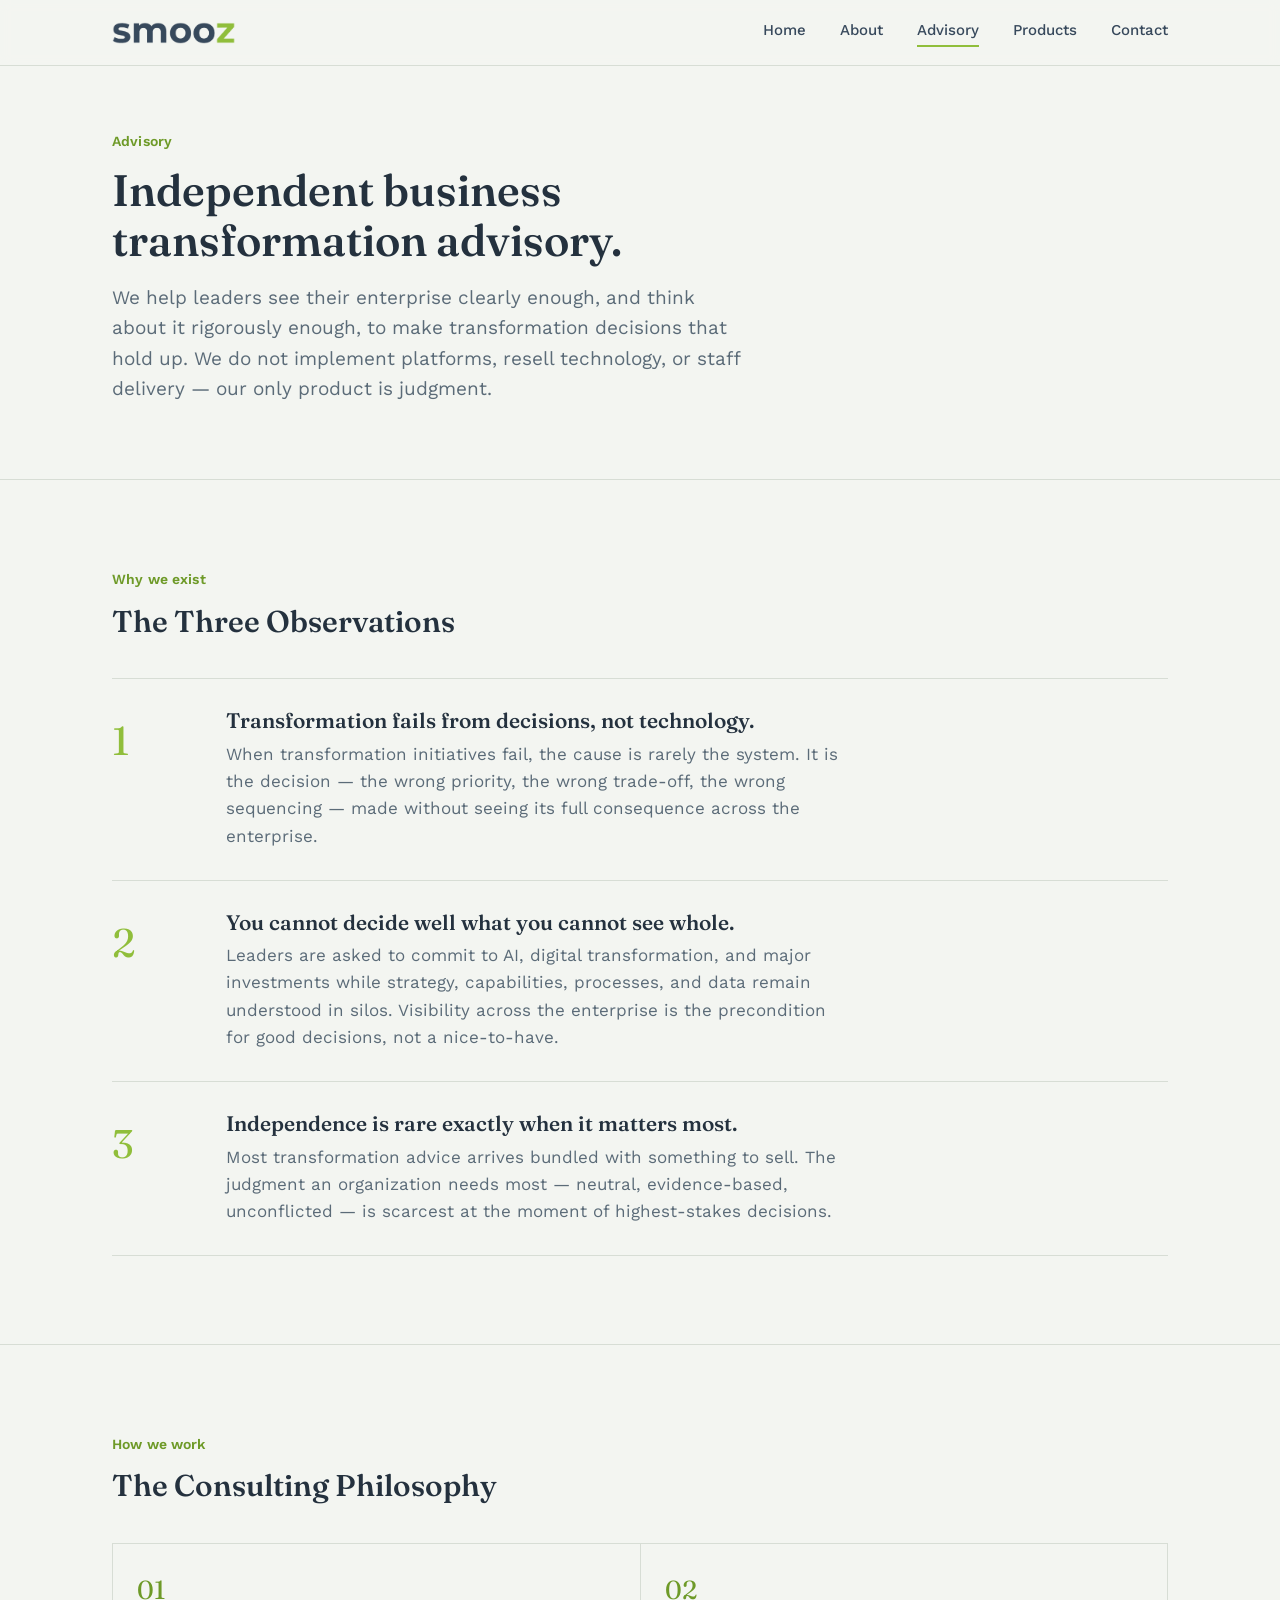
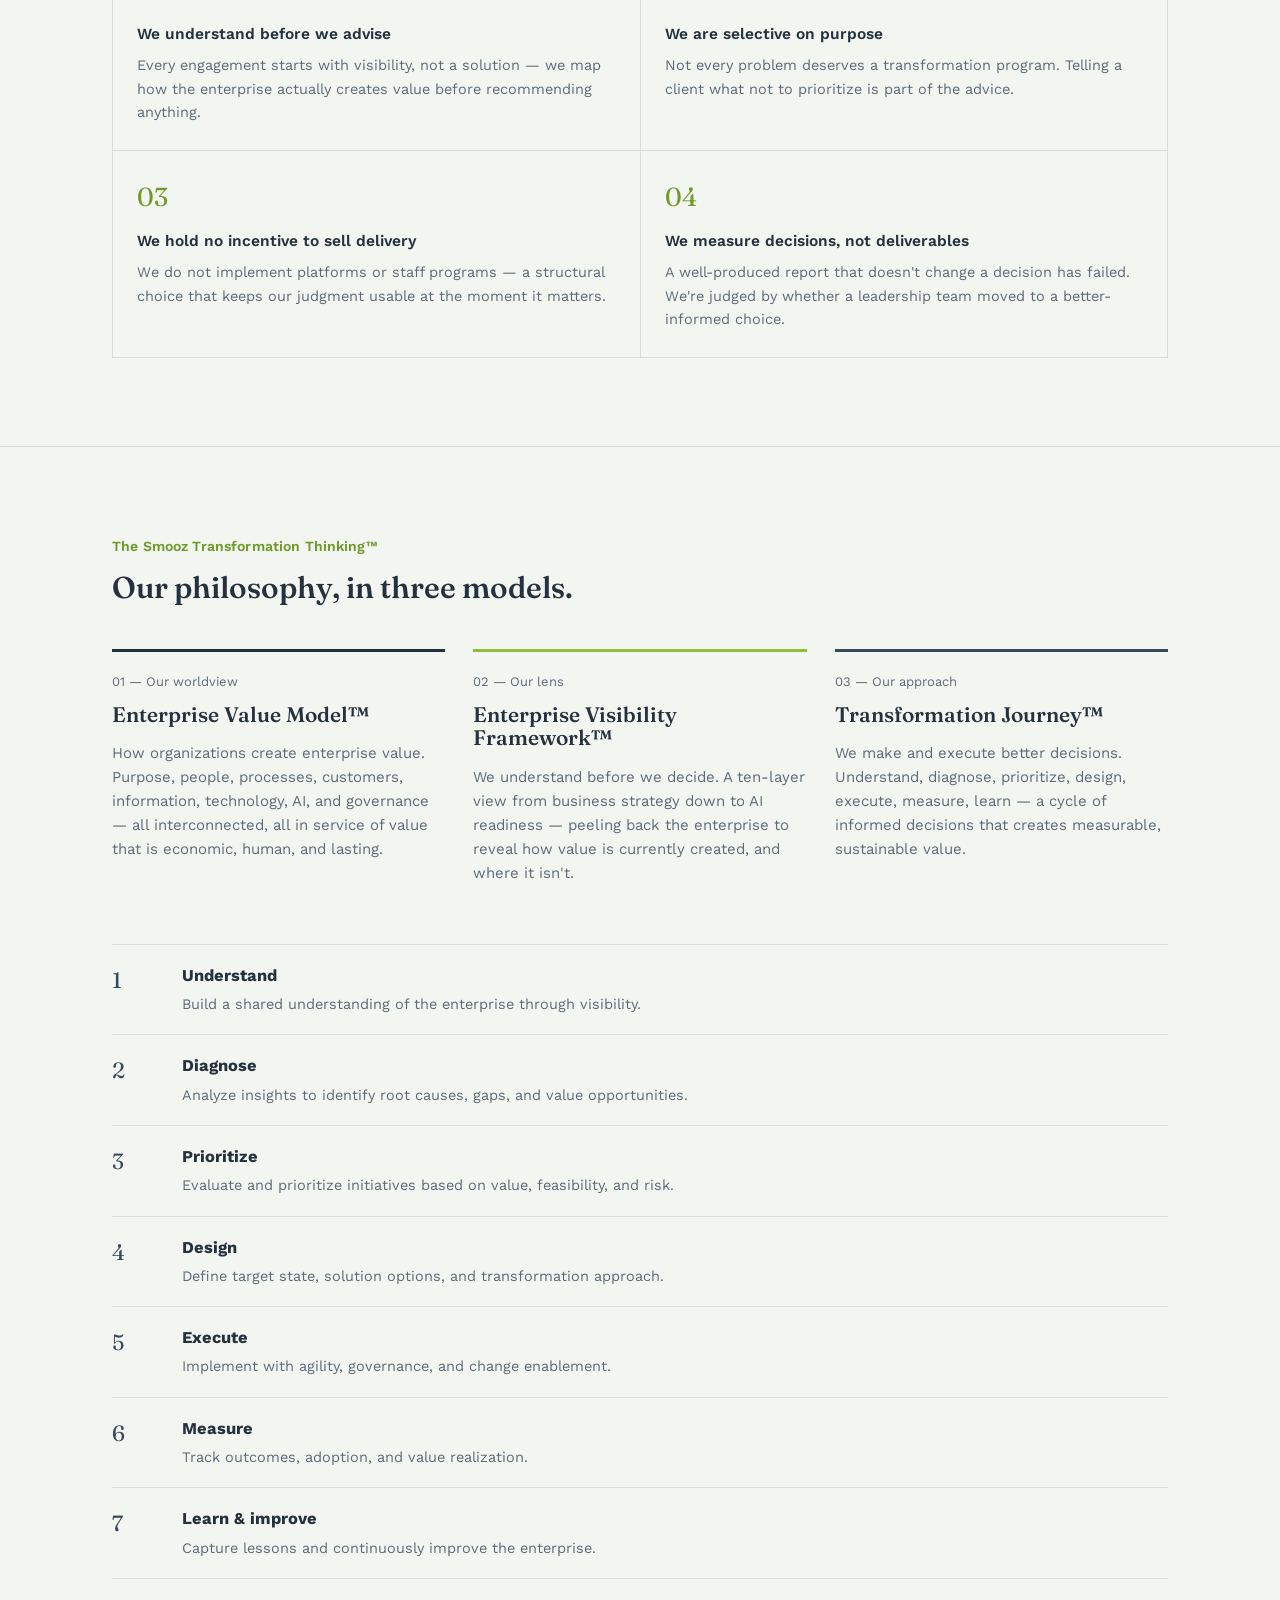
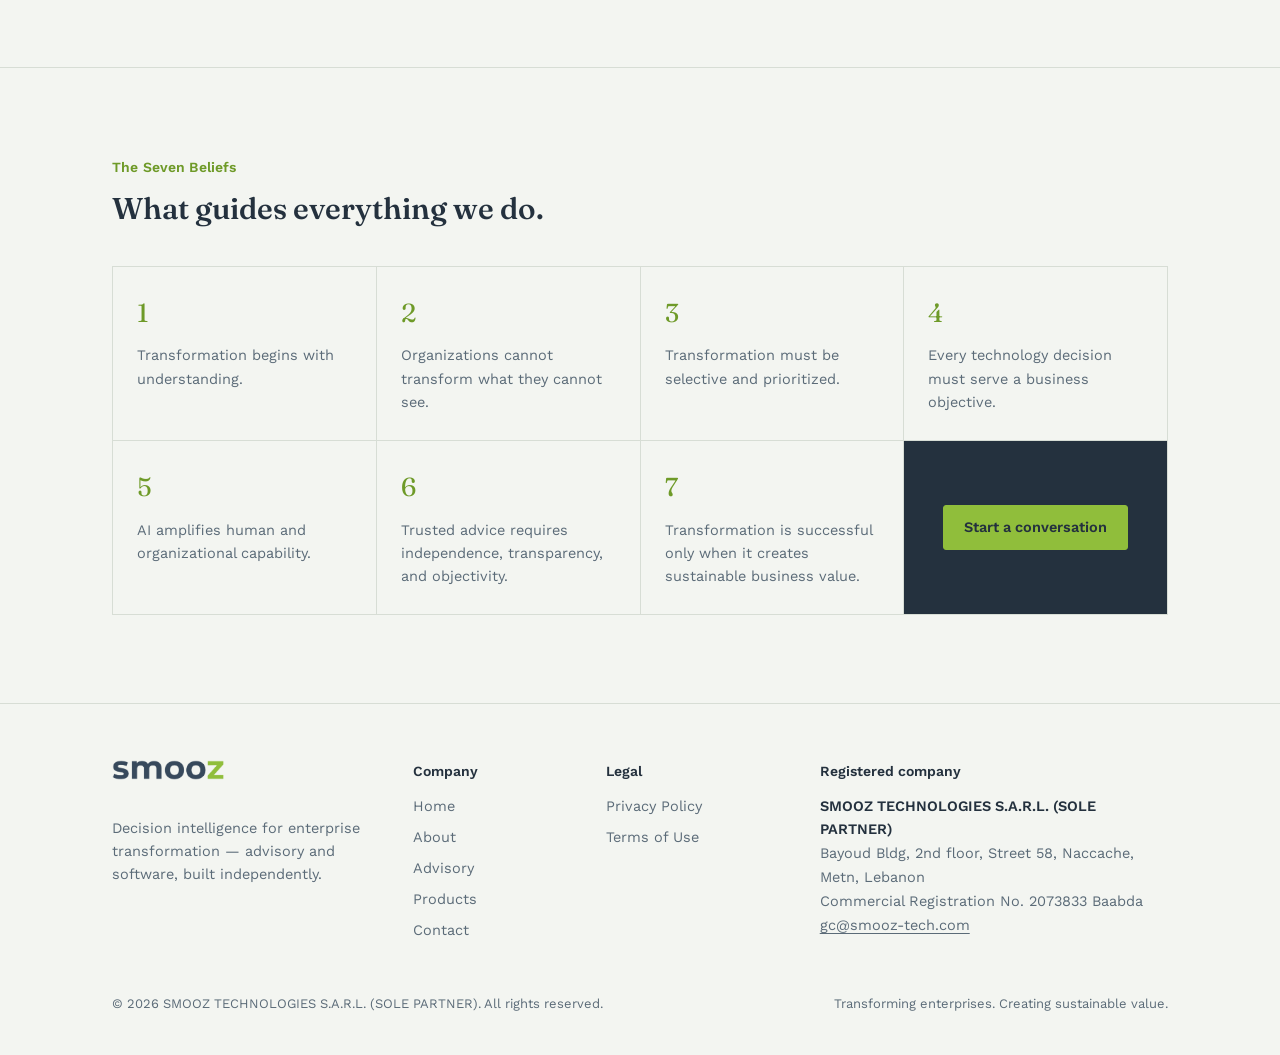
<file: advisory.html>
<!DOCTYPE html>
<html lang="en">
<head>
<meta charset="UTF-8">
<meta name="viewport" content="width=device-width, initial-scale=1.0">
<title>Advisory — Smooz Technologies</title>
<meta name="description" content="Independent business transformation advisory built on decision intelligence: understanding before advising, selective by design, no incentive to sell delivery.">
<link rel="icon" type="image/png" sizes="32x32" href="assets/favicon-32.png">
<link rel="icon" type="image/png" sizes="192x192" href="assets/favicon-192.png">
<link rel="apple-touch-icon" href="assets/favicon-180.png">
<link rel="stylesheet" href="style.css">
</head>
<body>

<header class="site">
  <div class="bar">
    <a class="brand" href="index.html">
      <img src="assets/smooz-logo.png" alt="Smooz Technologies" style="height:22px;">
    </a>
    <nav class="primary">
      <a href="index.html">Home</a>
      <a href="index.html#about">About</a>
      <a href="advisory.html" class="is-active">Advisory</a>
      <a href="products.html">Products</a>
      <a href="index.html#contact">Contact</a>
    </nav>
  </div>
</header>

<section class="tight" style="padding-top:64px;">
  <div class="wrap">
    <div class="eyebrow">Advisory</div>
    <h1 style="font-size:44px; max-width:680px;">Independent business transformation advisory.</h1>
    <p class="lede">We help leaders see their enterprise clearly enough, and think about it rigorously enough, to make transformation decisions that hold up. We do not implement platforms, resell technology, or staff delivery — our only product is judgment.</p>
  </div>
</section>

<hr class="divider">

<section>
  <div class="wrap">
    <div class="eyebrow">Why we exist</div>
    <h2 style="font-size:30px; max-width:680px;">The Three Observations</h2>
    <div class="observations">
      <div class="obs">
        <span class="num">1</span>
        <div>
          <h3>Transformation fails from decisions, not technology.</h3>
          <p>When transformation initiatives fail, the cause is rarely the system. It is the decision — the wrong priority, the wrong trade-off, the wrong sequencing — made without seeing its full consequence across the enterprise.</p>
        </div>
      </div>
      <div class="obs">
        <span class="num">2</span>
        <div>
          <h3>You cannot decide well what you cannot see whole.</h3>
          <p>Leaders are asked to commit to AI, digital transformation, and major investments while strategy, capabilities, processes, and data remain understood in silos. Visibility across the enterprise is the precondition for good decisions, not a nice-to-have.</p>
        </div>
      </div>
      <div class="obs">
        <span class="num">3</span>
        <div>
          <h3>Independence is rare exactly when it matters most.</h3>
          <p>Most transformation advice arrives bundled with something to sell. The judgment an organization needs most — neutral, evidence-based, unconflicted — is scarcest at the moment of highest-stakes decisions.</p>
        </div>
      </div>
    </div>
  </div>
</section>

<hr class="divider">

<section>
  <div class="wrap">
    <div class="eyebrow">How we work</div>
    <h2 style="font-size:30px; max-width:680px;">The Consulting Philosophy</h2>
    <div class="numbered-grid" style="grid-template-columns: repeat(2,1fr);">
      <div class="item">
        <span class="num">01</span>
        <h4>We understand before we advise</h4>
        <p>Every engagement starts with visibility, not a solution — we map how the enterprise actually creates value before recommending anything.</p>
      </div>
      <div class="item">
        <span class="num">02</span>
        <h4>We are selective on purpose</h4>
        <p>Not every problem deserves a transformation program. Telling a client what not to prioritize is part of the advice.</p>
      </div>
      <div class="item">
        <span class="num">03</span>
        <h4>We hold no incentive to sell delivery</h4>
        <p>We do not implement platforms or staff programs — a structural choice that keeps our judgment usable at the moment it matters.</p>
      </div>
      <div class="item">
        <span class="num">04</span>
        <h4>We measure decisions, not deliverables</h4>
        <p>A well-produced report that doesn't change a decision has failed. We're judged by whether a leadership team moved to a better-informed choice.</p>
      </div>
    </div>
  </div>
</section>

<hr class="divider">

<section>
  <div class="wrap">
    <div class="eyebrow">The Smooz Transformation Thinking™</div>
    <h2 style="font-size:30px; max-width:680px;">Our philosophy, in three models.</h2>
    <div class="models">
      <div class="model">
        <div class="kicker">01 — Our worldview</div>
        <h3>Enterprise Value Model™</h3>
        <p>How organizations create enterprise value. Purpose, people, processes, customers, information, technology, AI, and governance — all interconnected, all in service of value that is economic, human, and lasting.</p>
      </div>
      <div class="model mid">
        <div class="kicker">02 — Our lens</div>
        <h3>Enterprise Visibility Framework™</h3>
        <p>We understand before we decide. A ten-layer view from business strategy down to AI readiness — peeling back the enterprise to reveal how value is currently created, and where it isn't.</p>
      </div>
      <div class="model last">
        <div class="kicker">03 — Our approach</div>
        <h3>Transformation Journey™</h3>
        <p>We make and execute better decisions. Understand, diagnose, prioritize, design, execute, measure, learn — a cycle of informed decisions that creates measurable, sustainable value.</p>
      </div>
    </div>

    <div class="journey">
      <div class="jstep"><span class="num">1</span><div><h4>Understand</h4><p>Build a shared understanding of the enterprise through visibility.</p></div></div>
      <div class="jstep"><span class="num">2</span><div><h4>Diagnose</h4><p>Analyze insights to identify root causes, gaps, and value opportunities.</p></div></div>
      <div class="jstep"><span class="num">3</span><div><h4>Prioritize</h4><p>Evaluate and prioritize initiatives based on value, feasibility, and risk.</p></div></div>
      <div class="jstep"><span class="num">4</span><div><h4>Design</h4><p>Define target state, solution options, and transformation approach.</p></div></div>
      <div class="jstep"><span class="num">5</span><div><h4>Execute</h4><p>Implement with agility, governance, and change enablement.</p></div></div>
      <div class="jstep"><span class="num">6</span><div><h4>Measure</h4><p>Track outcomes, adoption, and value realization.</p></div></div>
      <div class="jstep"><span class="num">7</span><div><h4>Learn &amp; improve</h4><p>Capture lessons and continuously improve the enterprise.</p></div></div>
    </div>
  </div>
</section>

<hr class="divider">

<section>
  <div class="wrap">
    <div class="eyebrow">The Seven Beliefs</div>
    <h2 style="font-size:30px; max-width:680px;">What guides everything we do.</h2>
    <div class="numbered-grid">
      <div class="item"><span class="num">1</span><p>Transformation begins with understanding.</p></div>
      <div class="item"><span class="num">2</span><p>Organizations cannot transform what they cannot see.</p></div>
      <div class="item"><span class="num">3</span><p>Transformation must be selective and prioritized.</p></div>
      <div class="item"><span class="num">4</span><p>Every technology decision must serve a business objective.</p></div>
      <div class="item"><span class="num">5</span><p>AI amplifies human and organizational capability.</p></div>
      <div class="item"><span class="num">6</span><p>Trusted advice requires independence, transparency, and objectivity.</p></div>
      <div class="item"><span class="num">7</span><p>Transformation is successful only when it creates sustainable business value.</p></div>
      <div class="item" style="background:var(--navy-deep); display:flex; align-items:center; justify-content:center;">
        <a class="btn green" href="index.html#contact">Start a conversation</a>
      </div>
    </div>
  </div>
</section>

<footer class="site">
  <div class="wrap">
    <div class="cols">
      <div>
        <img src="assets/smooz-logo.png" alt="Smooz Technologies" style="height:20px; margin-bottom:14px;">
        <p style="color:var(--ink-soft); font-size:14.5px; max-width:280px;">Decision intelligence for enterprise transformation — advisory and software, built independently.</p>
      </div>
      <div>
        <h5>Company</h5>
        <a href="index.html">Home</a>
        <a href="index.html#about">About</a>
        <a href="advisory.html">Advisory</a>
        <a href="products.html">Products</a>
        <a href="index.html#contact">Contact</a>
      </div>
      <div>
        <h5>Legal</h5>
        <a href="privacy.html">Privacy Policy</a>
        <a href="terms.html">Terms of Use</a>
      </div>
      <div>
        <h5>Registered company</h5>
        <address>
          <strong>SMOOZ TECHNOLOGIES S.A.R.L. (SOLE PARTNER)</strong><br>
          Bayoud Bldg, 2nd floor, Street 58, Naccache, Metn, Lebanon<br>
          Commercial Registration No. 2073833 Baabda<br>
          <a href="mailto:gc@smooz-tech.com">gc@smooz-tech.com</a>
        </address>
      </div>
    </div>
    <div class="bottom">
      <span>© 2026 SMOOZ TECHNOLOGIES S.A.R.L. (SOLE PARTNER). All rights reserved.</span>
      <span>Transforming enterprises. Creating sustainable value.</span>
    </div>
  </div>
</footer>

</body>
</html>
</file>
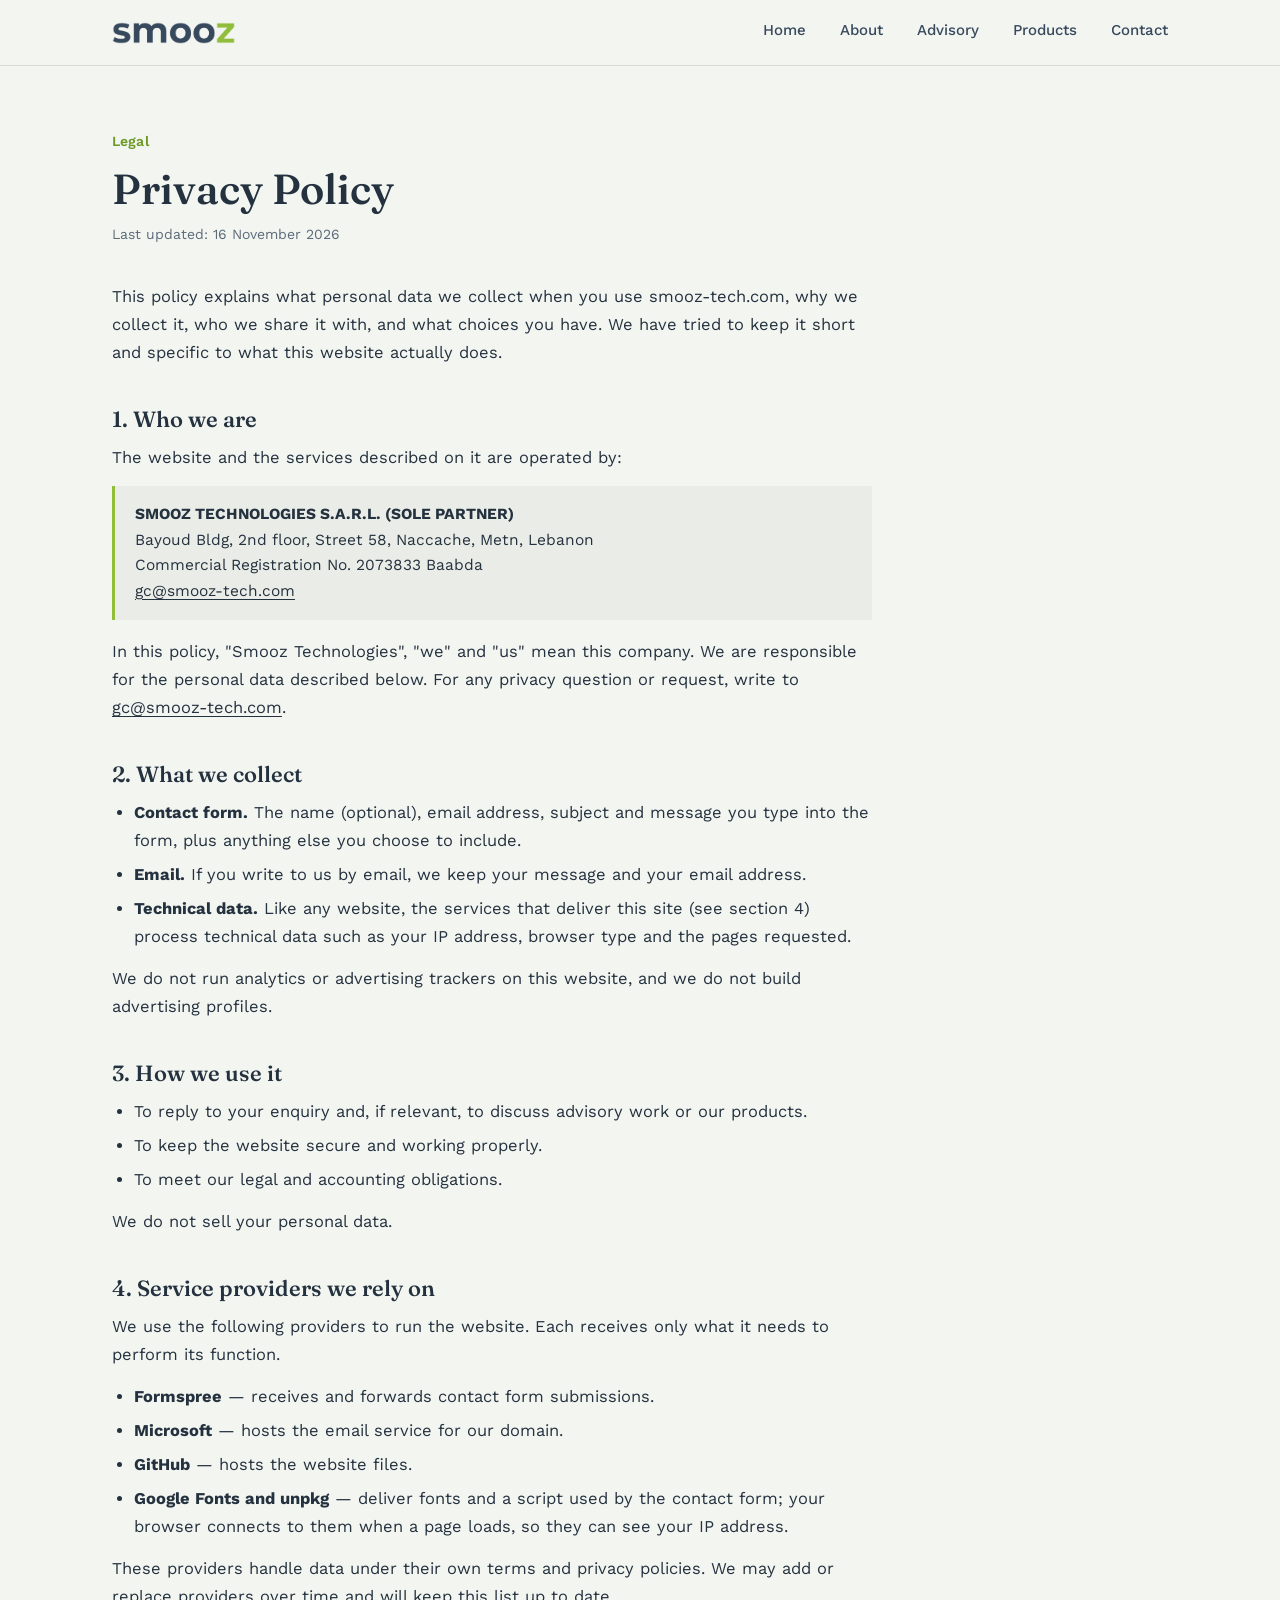
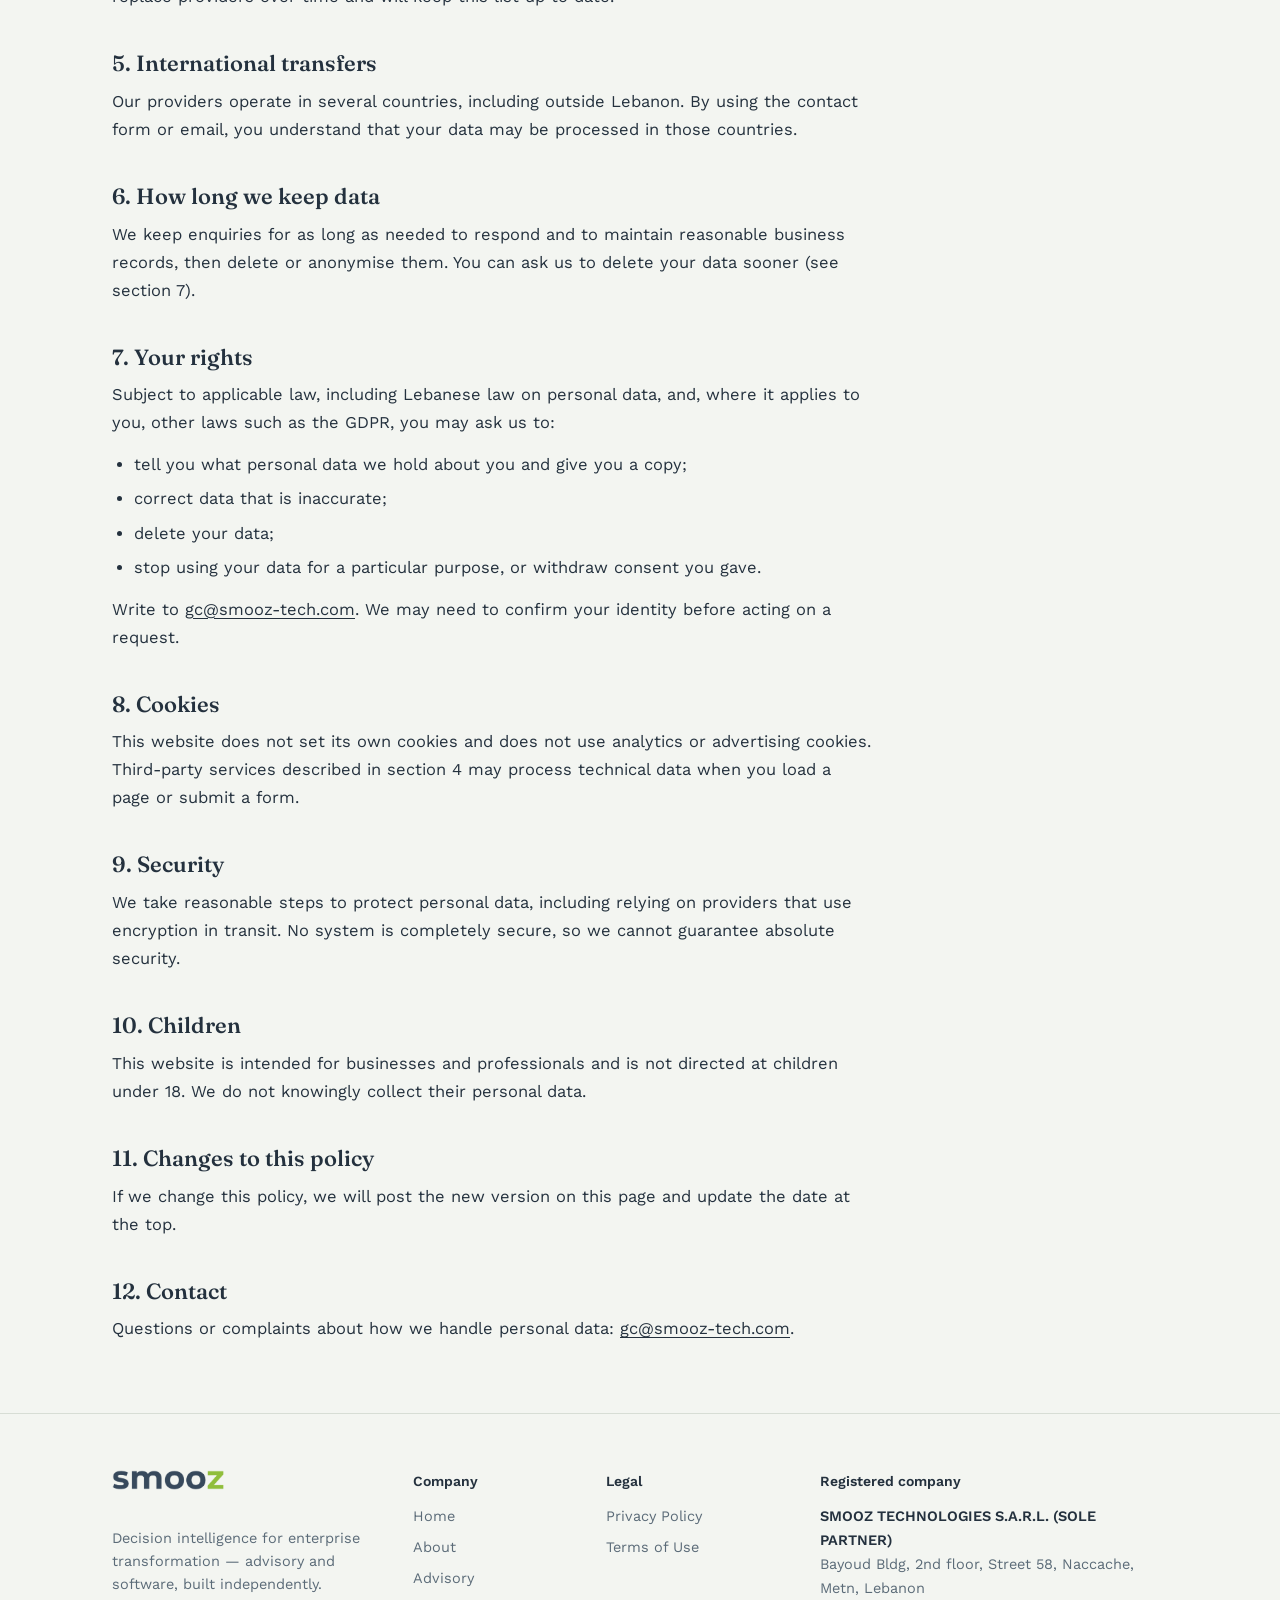
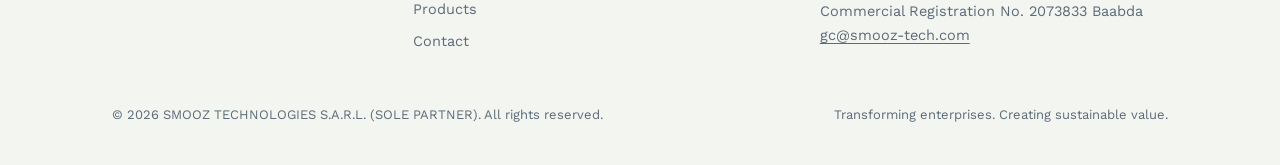
<file: privacy.html>
<!DOCTYPE html>
<html lang="en">
<head>
<meta charset="UTF-8">
<meta name="viewport" content="width=device-width, initial-scale=1.0">
<title>Privacy Policy — Smooz Technologies</title>
<meta name="description" content="How Smooz Technologies collects, uses and protects personal data on smooz-tech.com.">
<link rel="icon" type="image/png" sizes="32x32" href="assets/favicon-32.png">
<link rel="icon" type="image/png" sizes="192x192" href="assets/favicon-192.png">
<link rel="apple-touch-icon" href="assets/favicon-180.png">
<link rel="stylesheet" href="style.css">
</head>
<body>

<header class="site">
  <div class="bar">
    <a class="brand" href="index.html">
      <img src="assets/smooz-logo.png" alt="Smooz Technologies" style="height:22px;">
    </a>
    <nav class="primary">
      <a href="index.html">Home</a>
      <a href="index.html#about">About</a>
      <a href="advisory.html">Advisory</a>
      <a href="products.html">Products</a>
      <a href="index.html#contact">Contact</a>
    </nav>
  </div>
</header>

<section class="tight" style="padding-top:64px;">
  <div class="wrap">
    <div class="doc">
      <div class="eyebrow">Legal</div>
      <h1>Privacy Policy</h1>
      <p class="updated">Last updated: 16 November 2026</p>

      <p>This policy explains what personal data we collect when you use smooz-tech.com, why we collect it, who we share it with, and what choices you have. We have tried to keep it short and specific to what this website actually does.</p>

      <h2>1. Who we are</h2>
      <p>The website and the services described on it are operated by:</p>
      <div class="company-box">
  <strong>SMOOZ TECHNOLOGIES S.A.R.L. (SOLE PARTNER)</strong><br>
  Bayoud Bldg, 2nd floor, Street 58, Naccache, Metn, Lebanon<br>
  Commercial Registration No. 2073833 Baabda<br>
  <a href="mailto:gc@smooz-tech.com">gc@smooz-tech.com</a>
</div>
      <p>In this policy, "Smooz Technologies", "we" and "us" mean this company. We are responsible for the personal data described below. For any privacy question or request, write to <a href="mailto:gc@smooz-tech.com">gc@smooz-tech.com</a>.</p>

      <h2>2. What we collect</h2>
      <ul>
        <li><strong>Contact form.</strong> The name (optional), email address, subject and message you type into the form, plus anything else you choose to include.</li>
        <li><strong>Email.</strong> If you write to us by email, we keep your message and your email address.</li>
        <li><strong>Technical data.</strong> Like any website, the services that deliver this site (see section 4) process technical data such as your IP address, browser type and the pages requested.</li>
      </ul>
      <p>We do not run analytics or advertising trackers on this website, and we do not build advertising profiles.</p>

      <h2>3. How we use it</h2>
      <ul>
        <li>To reply to your enquiry and, if relevant, to discuss advisory work or our products.</li>
        <li>To keep the website secure and working properly.</li>
        <li>To meet our legal and accounting obligations.</li>
      </ul>
      <p>We do not sell your personal data.</p>

      <h2>4. Service providers we rely on</h2>
      <p>We use the following providers to run the website. Each receives only what it needs to perform its function.</p>
      <ul>
        <li><strong>Formspree</strong> — receives and forwards contact form submissions.</li>
        <li><strong>Microsoft</strong> — hosts the email service for our domain.</li>
        <li><strong>GitHub</strong> — hosts the website files.</li>
        <li><strong>Google Fonts and unpkg</strong> — deliver fonts and a script used by the contact form; your browser connects to them when a page loads, so they can see your IP address.</li>
      </ul>
      <p>These providers handle data under their own terms and privacy policies. We may add or replace providers over time and will keep this list up to date.</p>

      <h2>5. International transfers</h2>
      <p>Our providers operate in several countries, including outside Lebanon. By using the contact form or email, you understand that your data may be processed in those countries.</p>

      <h2>6. How long we keep data</h2>
      <p>We keep enquiries for as long as needed to respond and to maintain reasonable business records, then delete or anonymise them. You can ask us to delete your data sooner (see section 7).</p>

      <h2>7. Your rights</h2>
      <p>Subject to applicable law, including Lebanese law on personal data, and, where it applies to you, other laws such as the GDPR, you may ask us to:</p>
      <ul>
        <li>tell you what personal data we hold about you and give you a copy;</li>
        <li>correct data that is inaccurate;</li>
        <li>delete your data;</li>
        <li>stop using your data for a particular purpose, or withdraw consent you gave.</li>
      </ul>
      <p>Write to <a href="mailto:gc@smooz-tech.com">gc@smooz-tech.com</a>. We may need to confirm your identity before acting on a request.</p>

      <h2>8. Cookies</h2>
      <p>This website does not set its own cookies and does not use analytics or advertising cookies. Third-party services described in section 4 may process technical data when you load a page or submit a form.</p>

      <h2>9. Security</h2>
      <p>We take reasonable steps to protect personal data, including relying on providers that use encryption in transit. No system is completely secure, so we cannot guarantee absolute security.</p>

      <h2>10. Children</h2>
      <p>This website is intended for businesses and professionals and is not directed at children under 18. We do not knowingly collect their personal data.</p>

      <h2>11. Changes to this policy</h2>
      <p>If we change this policy, we will post the new version on this page and update the date at the top.</p>

      <h2>12. Contact</h2>
      <p>Questions or complaints about how we handle personal data: <a href="mailto:gc@smooz-tech.com">gc@smooz-tech.com</a>.</p>
    </div>
  </div>
</section>

<footer class="site">
  <div class="wrap">
    <div class="cols">
      <div>
        <img src="assets/smooz-logo.png" alt="Smooz Technologies" style="height:20px; margin-bottom:14px;">
        <p style="color:var(--ink-soft); font-size:14.5px; max-width:280px;">Decision intelligence for enterprise transformation — advisory and software, built independently.</p>
      </div>
      <div>
        <h5>Company</h5>
        <a href="index.html">Home</a>
        <a href="index.html#about">About</a>
        <a href="advisory.html">Advisory</a>
        <a href="products.html">Products</a>
        <a href="index.html#contact">Contact</a>
      </div>
      <div>
        <h5>Legal</h5>
        <a href="privacy.html">Privacy Policy</a>
        <a href="terms.html">Terms of Use</a>
      </div>
      <div>
        <h5>Registered company</h5>
        <address>
          <strong>SMOOZ TECHNOLOGIES S.A.R.L. (SOLE PARTNER)</strong><br>
          Bayoud Bldg, 2nd floor, Street 58, Naccache, Metn, Lebanon<br>
          Commercial Registration No. 2073833 Baabda<br>
          <a href="mailto:gc@smooz-tech.com">gc@smooz-tech.com</a>
        </address>
      </div>
    </div>
    <div class="bottom">
      <span>© 2026 SMOOZ TECHNOLOGIES S.A.R.L. (SOLE PARTNER). All rights reserved.</span>
      <span>Transforming enterprises. Creating sustainable value.</span>
    </div>
  </div>
</footer>

</body>
</html>
</file>
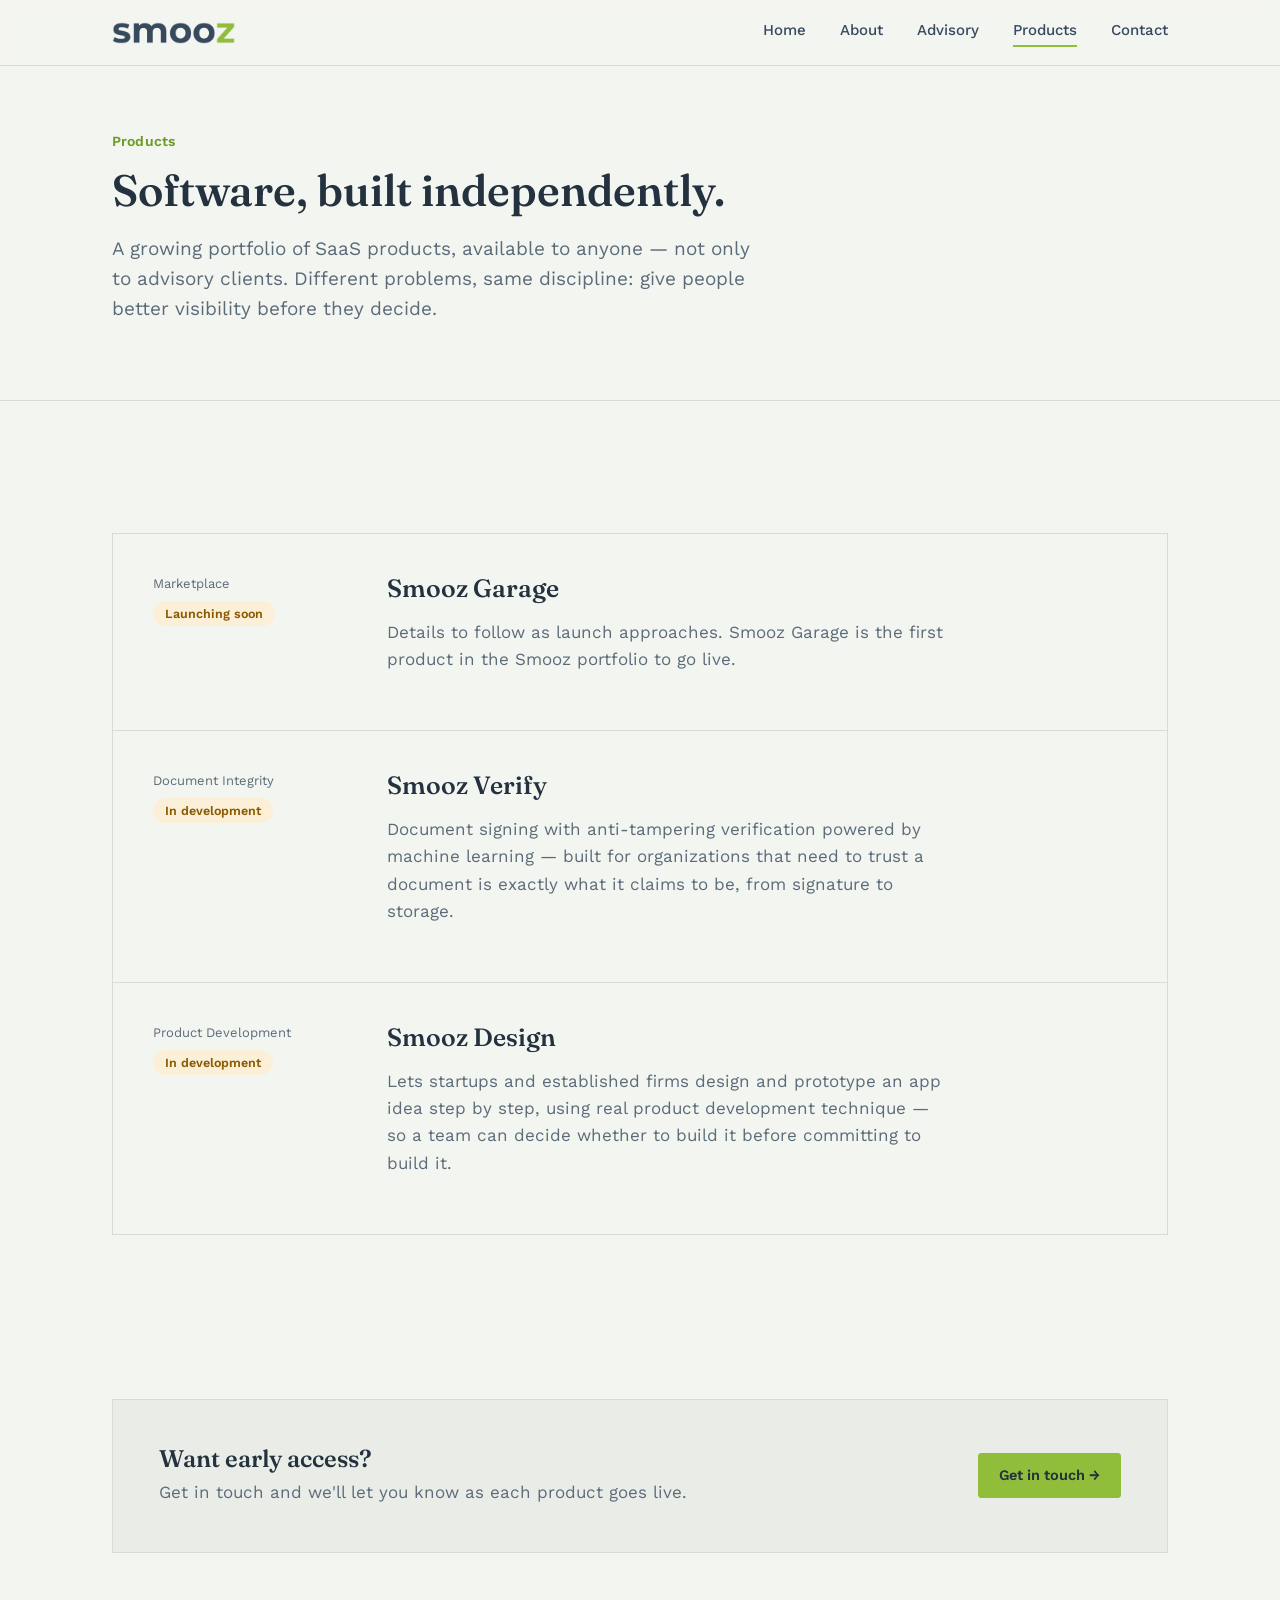
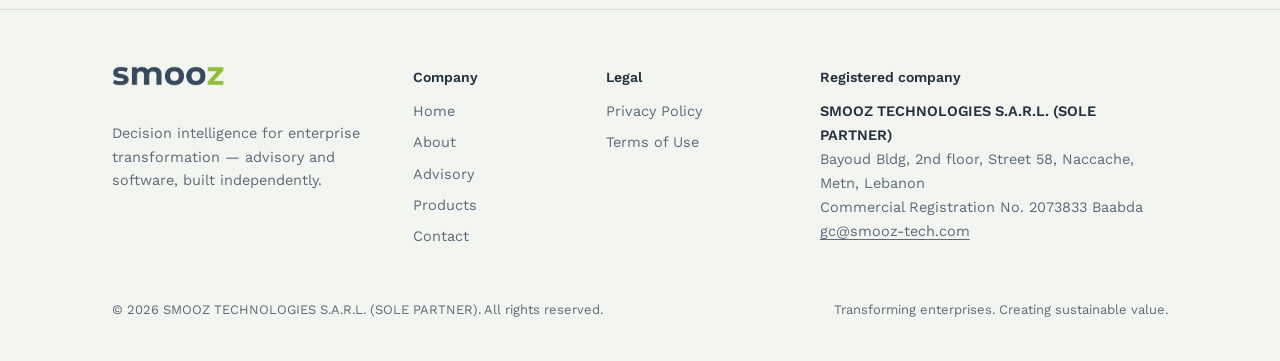
<file: products.html>
<!DOCTYPE html>
<html lang="en">
<head>
<meta charset="UTF-8">
<meta name="viewport" content="width=device-width, initial-scale=1.0">
<title>Products — Smooz Technologies</title>
<meta name="description" content="Smooz Technologies' SaaS product portfolio: Smooz Garage, Smooz Verify, and Smooz Design.">
<link rel="icon" type="image/png" sizes="32x32" href="assets/favicon-32.png">
<link rel="icon" type="image/png" sizes="192x192" href="assets/favicon-192.png">
<link rel="apple-touch-icon" href="assets/favicon-180.png">
<link rel="stylesheet" href="style.css">
</head>
<body>

<header class="site">
  <div class="bar">
    <a class="brand" href="index.html">
      <img src="assets/smooz-logo.png" alt="Smooz Technologies" style="height:22px;">
    </a>
    <nav class="primary">
      <a href="index.html">Home</a>
      <a href="index.html#about">About</a>
      <a href="advisory.html">Advisory</a>
      <a href="products.html" class="is-active">Products</a>
      <a href="index.html#contact">Contact</a>
    </nav>
  </div>
</header>

<section class="tight" style="padding-top:64px;">
  <div class="wrap">
    <div class="eyebrow">Products</div>
    <h1 style="font-size:44px; max-width:680px;">Software, built independently.</h1>
    <p class="lede">A growing portfolio of SaaS products, available to anyone — not only to advisory clients. Different problems, same discipline: give people better visibility before they decide.</p>
  </div>
</section>

<hr class="divider">

<section>
  <div class="wrap">
    <div class="products-grid">

      <div class="product-card">
        <div>
          <div class="cat">Marketplace</div>
          <span class="status soon">Launching soon</span>
        </div>
        <div>
          <h3>Smooz Garage</h3>
          <p class="desc">Details to follow as launch approaches. Smooz Garage is the first product in the Smooz portfolio to go live.</p>
        </div>
      </div>

      <div class="product-card">
        <div>
          <div class="cat">Document Integrity</div>
          <span class="status soon">In development</span>
        </div>
        <div>
          <h3>Smooz Verify</h3>
          <p class="desc">Document signing with anti-tampering verification powered by machine learning — built for organizations that need to trust a document is exactly what it claims to be, from signature to storage.</p>
        </div>
      </div>

      <div class="product-card">
        <div>
          <div class="cat">Product Development</div>
          <span class="status soon">In development</span>
        </div>
        <div>
          <h3>Smooz Design</h3>
          <p class="desc">Lets startups and established firms design and prototype an app idea step by step, using real product development technique — so a team can decide whether to build it before committing to build it.</p>
        </div>
      </div>

    </div>
  </div>
</section>

<section class="tight">
  <div class="wrap">
    <div class="contact-box">
      <div>
        <h3>Want early access?</h3>
        <p>Get in touch and we'll let you know as each product goes live.</p>
      </div>
      <a class="btn green" href="index.html#contact">Get in touch →</a>
    </div>
  </div>
</section>

<footer class="site">
  <div class="wrap">
    <div class="cols">
      <div>
        <img src="assets/smooz-logo.png" alt="Smooz Technologies" style="height:20px; margin-bottom:14px;">
        <p style="color:var(--ink-soft); font-size:14.5px; max-width:280px;">Decision intelligence for enterprise transformation — advisory and software, built independently.</p>
      </div>
      <div>
        <h5>Company</h5>
        <a href="index.html">Home</a>
        <a href="index.html#about">About</a>
        <a href="advisory.html">Advisory</a>
        <a href="products.html">Products</a>
        <a href="index.html#contact">Contact</a>
      </div>
      <div>
        <h5>Legal</h5>
        <a href="privacy.html">Privacy Policy</a>
        <a href="terms.html">Terms of Use</a>
      </div>
      <div>
        <h5>Registered company</h5>
        <address>
          <strong>SMOOZ TECHNOLOGIES S.A.R.L. (SOLE PARTNER)</strong><br>
          Bayoud Bldg, 2nd floor, Street 58, Naccache, Metn, Lebanon<br>
          Commercial Registration No. 2073833 Baabda<br>
          <a href="mailto:gc@smooz-tech.com">gc@smooz-tech.com</a>
        </address>
      </div>
    </div>
    <div class="bottom">
      <span>© 2026 SMOOZ TECHNOLOGIES S.A.R.L. (SOLE PARTNER). All rights reserved.</span>
      <span>Transforming enterprises. Creating sustainable value.</span>
    </div>
  </div>
</footer>

</body>
</html>
</file>
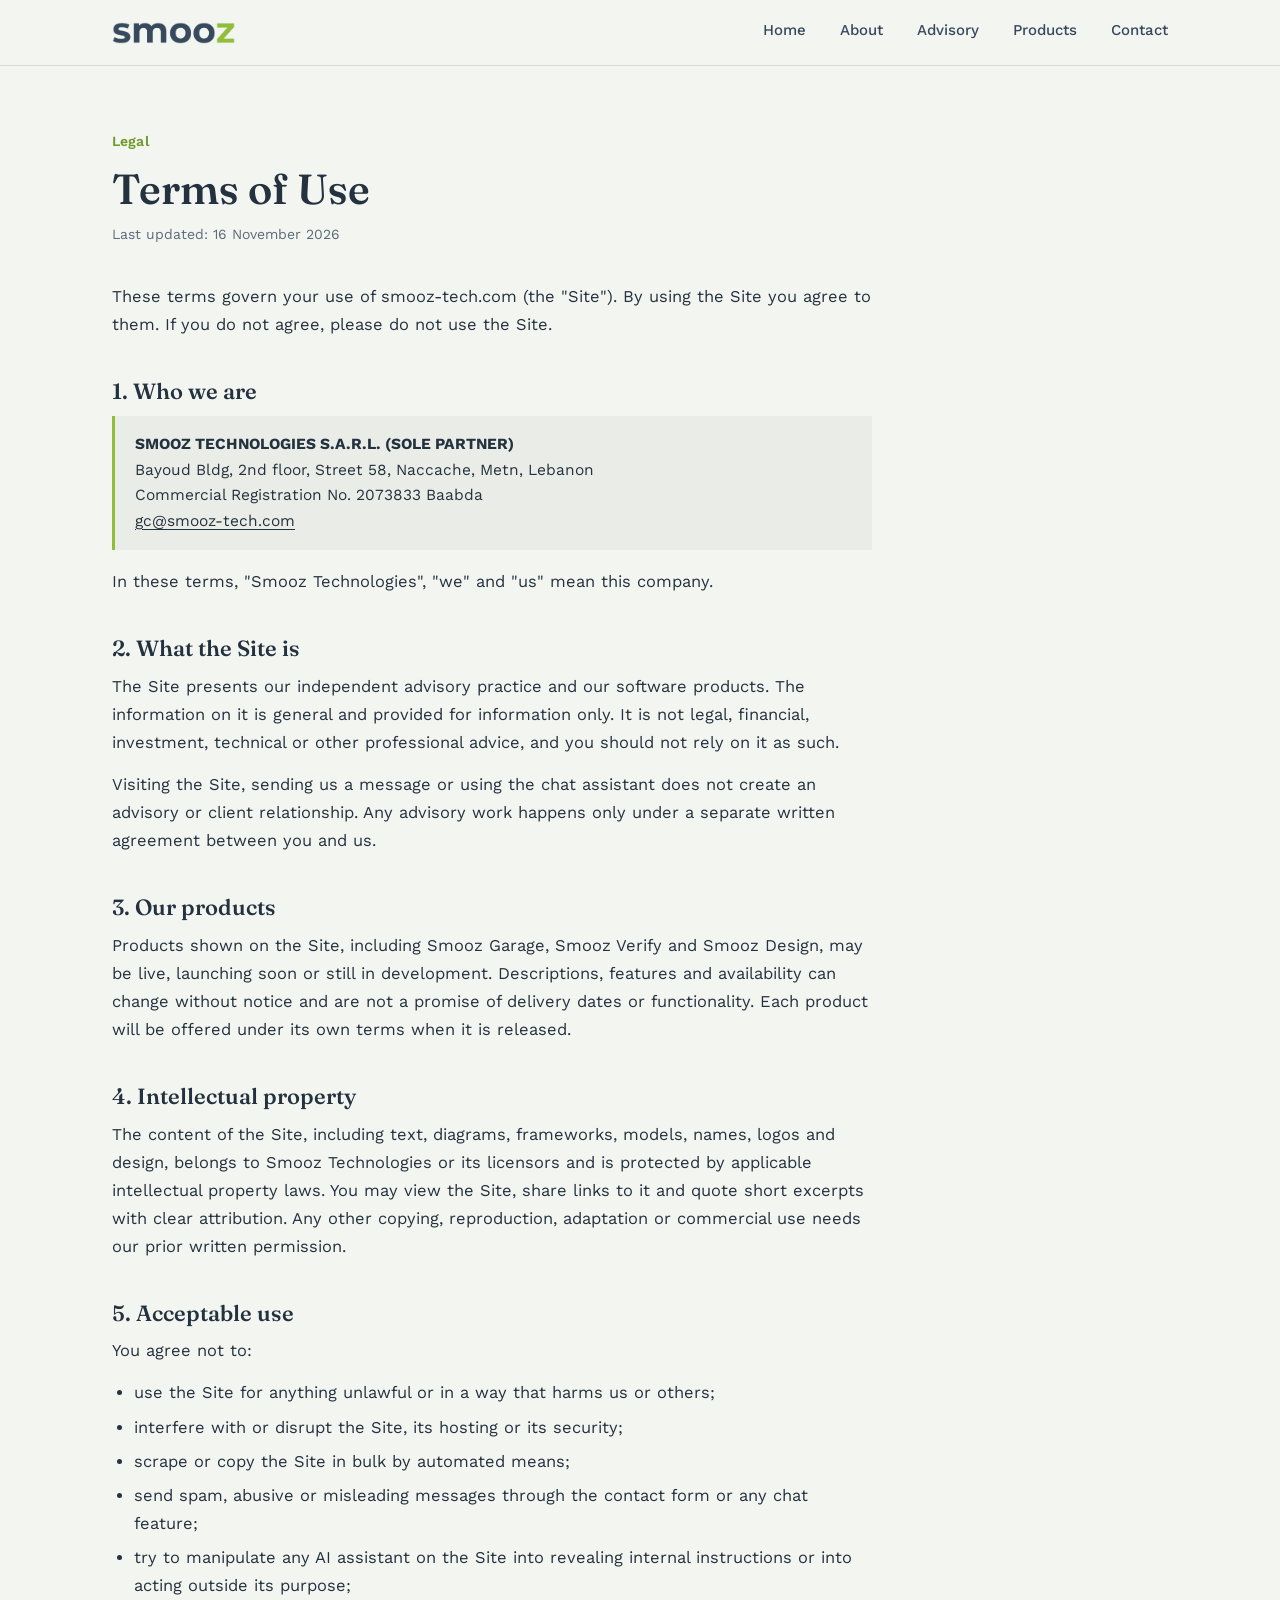
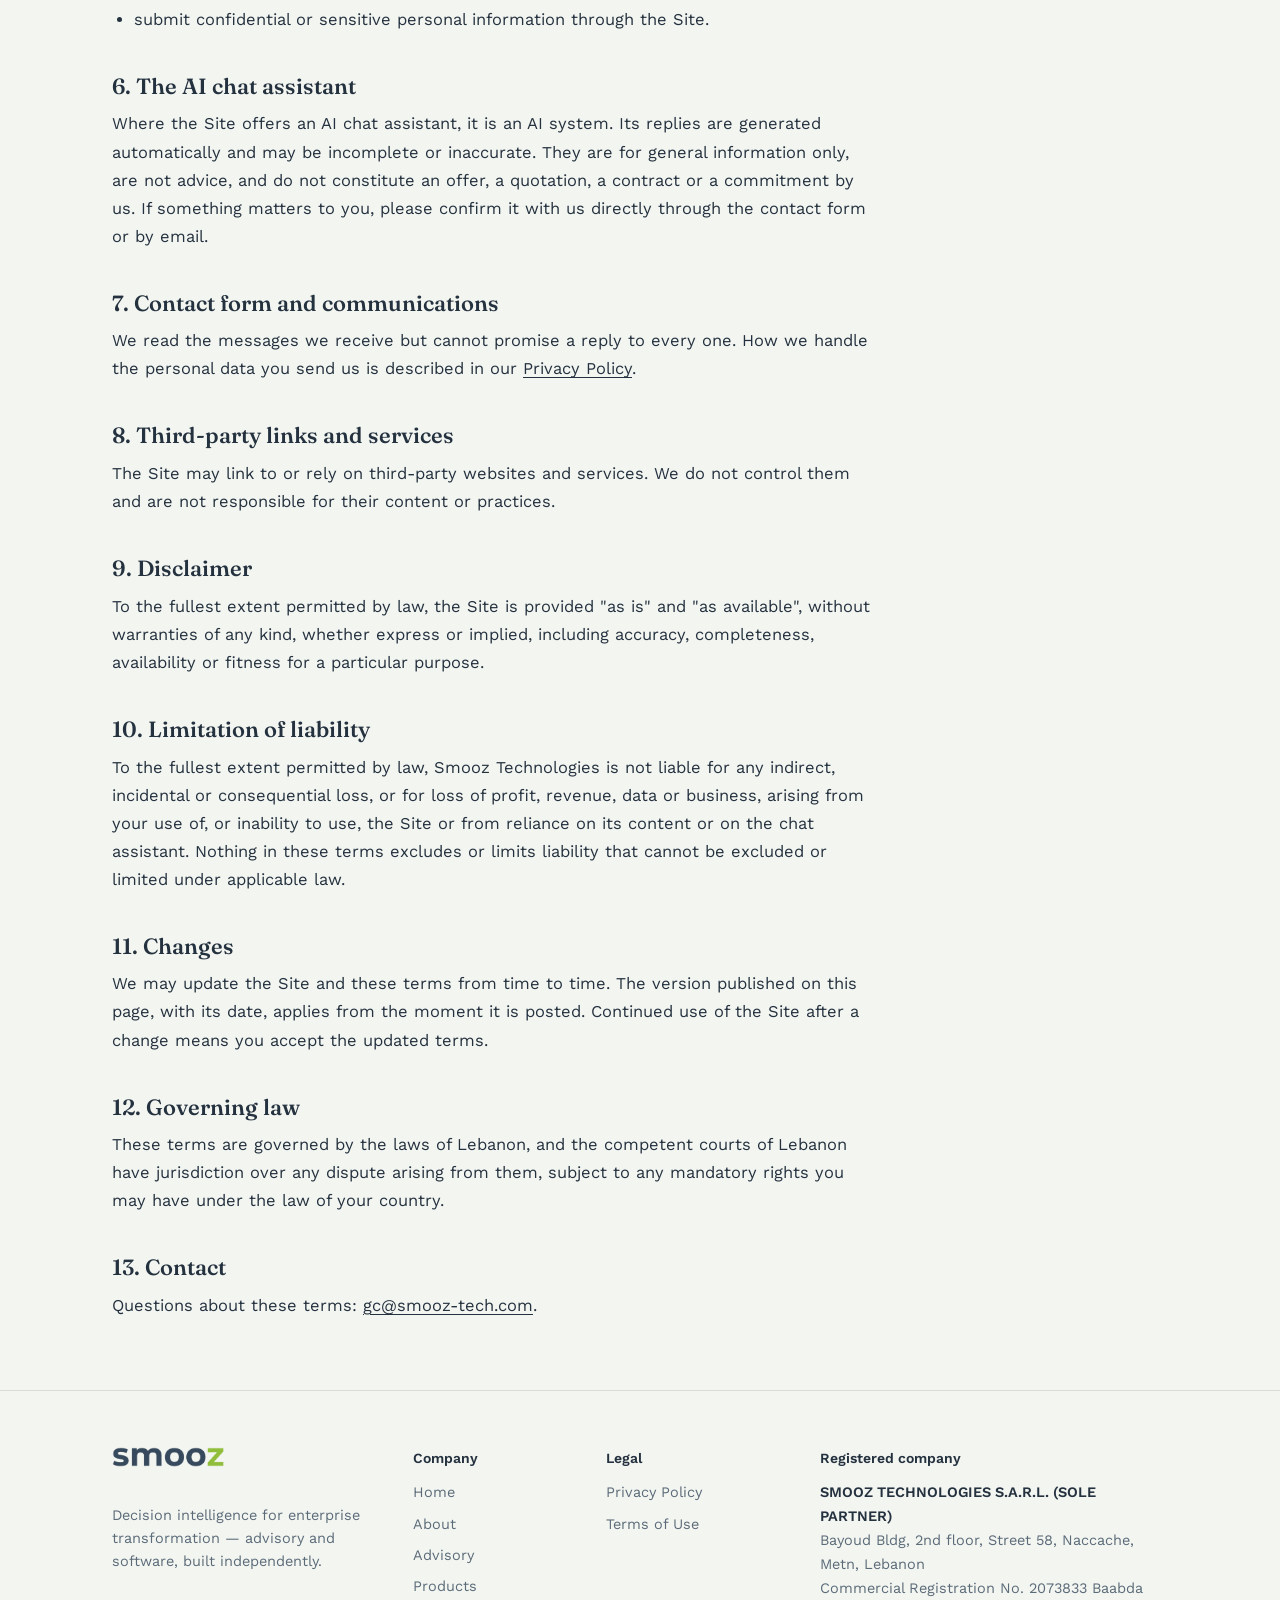
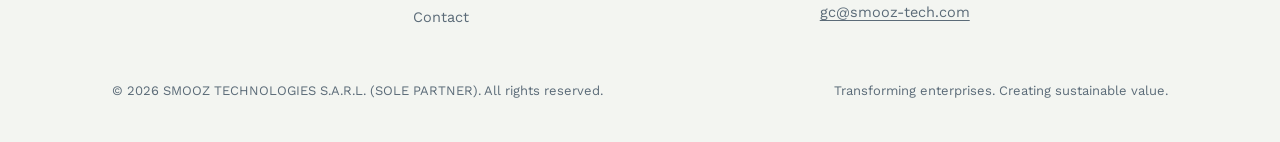
<file: terms.html>
<!DOCTYPE html>
<html lang="en">
<head>
<meta charset="UTF-8">
<meta name="viewport" content="width=device-width, initial-scale=1.0">
<title>Terms of Use — Smooz Technologies</title>
<meta name="description" content="The terms that govern your use of smooz-tech.com, the Smooz Technologies website.">
<link rel="icon" type="image/png" sizes="32x32" href="assets/favicon-32.png">
<link rel="icon" type="image/png" sizes="192x192" href="assets/favicon-192.png">
<link rel="apple-touch-icon" href="assets/favicon-180.png">
<link rel="stylesheet" href="style.css">
</head>
<body>

<header class="site">
  <div class="bar">
    <a class="brand" href="index.html">
      <img src="assets/smooz-logo.png" alt="Smooz Technologies" style="height:22px;">
    </a>
    <nav class="primary">
      <a href="index.html">Home</a>
      <a href="index.html#about">About</a>
      <a href="advisory.html">Advisory</a>
      <a href="products.html">Products</a>
      <a href="index.html#contact">Contact</a>
    </nav>
  </div>
</header>

<section class="tight" style="padding-top:64px;">
  <div class="wrap">
    <div class="doc">
      <div class="eyebrow">Legal</div>
      <h1>Terms of Use</h1>
      <p class="updated">Last updated: 16 November 2026</p>

      <p>These terms govern your use of smooz-tech.com (the "Site"). By using the Site you agree to them. If you do not agree, please do not use the Site.</p>

      <h2>1. Who we are</h2>
      <div class="company-box">
  <strong>SMOOZ TECHNOLOGIES S.A.R.L. (SOLE PARTNER)</strong><br>
  Bayoud Bldg, 2nd floor, Street 58, Naccache, Metn, Lebanon<br>
  Commercial Registration No. 2073833 Baabda<br>
  <a href="mailto:gc@smooz-tech.com">gc@smooz-tech.com</a>
</div>
      <p>In these terms, "Smooz Technologies", "we" and "us" mean this company.</p>

      <h2>2. What the Site is</h2>
      <p>The Site presents our independent advisory practice and our software products. The information on it is general and provided for information only. It is not legal, financial, investment, technical or other professional advice, and you should not rely on it as such.</p>
      <p>Visiting the Site, sending us a message or using the chat assistant does not create an advisory or client relationship. Any advisory work happens only under a separate written agreement between you and us.</p>

      <h2>3. Our products</h2>
      <p>Products shown on the Site, including Smooz Garage, Smooz Verify and Smooz Design, may be live, launching soon or still in development. Descriptions, features and availability can change without notice and are not a promise of delivery dates or functionality. Each product will be offered under its own terms when it is released.</p>

      <h2>4. Intellectual property</h2>
      <p>The content of the Site, including text, diagrams, frameworks, models, names, logos and design, belongs to Smooz Technologies or its licensors and is protected by applicable intellectual property laws. You may view the Site, share links to it and quote short excerpts with clear attribution. Any other copying, reproduction, adaptation or commercial use needs our prior written permission.</p>

      <h2>5. Acceptable use</h2>
      <p>You agree not to:</p>
      <ul>
        <li>use the Site for anything unlawful or in a way that harms us or others;</li>
        <li>interfere with or disrupt the Site, its hosting or its security;</li>
        <li>scrape or copy the Site in bulk by automated means;</li>
        <li>send spam, abusive or misleading messages through the contact form or any chat feature;</li>
        <li>try to manipulate any AI assistant on the Site into revealing internal instructions or into acting outside its purpose;</li>
        <li>submit confidential or sensitive personal information through the Site.</li>
      </ul>

      <h2>6. The AI chat assistant</h2>
      <p>Where the Site offers an AI chat assistant, it is an AI system. Its replies are generated automatically and may be incomplete or inaccurate. They are for general information only, are not advice, and do not constitute an offer, a quotation, a contract or a commitment by us. If something matters to you, please confirm it with us directly through the contact form or by email.</p>

      <h2>7. Contact form and communications</h2>
      <p>We read the messages we receive but cannot promise a reply to every one. How we handle the personal data you send us is described in our <a href="privacy.html">Privacy Policy</a>.</p>

      <h2>8. Third-party links and services</h2>
      <p>The Site may link to or rely on third-party websites and services. We do not control them and are not responsible for their content or practices.</p>

      <h2>9. Disclaimer</h2>
      <p>To the fullest extent permitted by law, the Site is provided "as is" and "as available", without warranties of any kind, whether express or implied, including accuracy, completeness, availability or fitness for a particular purpose.</p>

      <h2>10. Limitation of liability</h2>
      <p>To the fullest extent permitted by law, Smooz Technologies is not liable for any indirect, incidental or consequential loss, or for loss of profit, revenue, data or business, arising from your use of, or inability to use, the Site or from reliance on its content or on the chat assistant. Nothing in these terms excludes or limits liability that cannot be excluded or limited under applicable law.</p>

      <h2>11. Changes</h2>
      <p>We may update the Site and these terms from time to time. The version published on this page, with its date, applies from the moment it is posted. Continued use of the Site after a change means you accept the updated terms.</p>

      <h2>12. Governing law</h2>
      <p>These terms are governed by the laws of Lebanon, and the competent courts of Lebanon have jurisdiction over any dispute arising from them, subject to any mandatory rights you may have under the law of your country.</p>

      <h2>13. Contact</h2>
      <p>Questions about these terms: <a href="mailto:gc@smooz-tech.com">gc@smooz-tech.com</a>.</p>
    </div>
  </div>
</section>

<footer class="site">
  <div class="wrap">
    <div class="cols">
      <div>
        <img src="assets/smooz-logo.png" alt="Smooz Technologies" style="height:20px; margin-bottom:14px;">
        <p style="color:var(--ink-soft); font-size:14.5px; max-width:280px;">Decision intelligence for enterprise transformation — advisory and software, built independently.</p>
      </div>
      <div>
        <h5>Company</h5>
        <a href="index.html">Home</a>
        <a href="index.html#about">About</a>
        <a href="advisory.html">Advisory</a>
        <a href="products.html">Products</a>
        <a href="index.html#contact">Contact</a>
      </div>
      <div>
        <h5>Legal</h5>
        <a href="privacy.html">Privacy Policy</a>
        <a href="terms.html">Terms of Use</a>
      </div>
      <div>
        <h5>Registered company</h5>
        <address>
          <strong>SMOOZ TECHNOLOGIES S.A.R.L. (SOLE PARTNER)</strong><br>
          Bayoud Bldg, 2nd floor, Street 58, Naccache, Metn, Lebanon<br>
          Commercial Registration No. 2073833 Baabda<br>
          <a href="mailto:gc@smooz-tech.com">gc@smooz-tech.com</a>
        </address>
      </div>
    </div>
    <div class="bottom">
      <span>© 2026 SMOOZ TECHNOLOGIES S.A.R.L. (SOLE PARTNER). All rights reserved.</span>
      <span>Transforming enterprises. Creating sustainable value.</span>
    </div>
  </div>
</footer>

</body>
</html>
</file>
<file: style.css>
/* Smooz Technologies — shared styles */

@import url('https://fonts.googleapis.com/css2?family=Fraunces:opsz,wght@9..144,340;9..144,440;9..144,560;9..144,640&family=Work+Sans:wght@400;500;600&display=swap');

:root{
  --navy: #37495C;
  --navy-deep: #24313E;
  --green: #90BE3B;
  --green-deep: #6E9A28;
  --paper: #F3F5F1;
  --paper-alt: #EAEDE7;
  --line: #D7DDD5;
  --ink: #24313E;
  --ink-soft: #5B6B78;
  --max: 1120px;
}

*{ box-sizing: border-box; }
html{ scroll-behavior: smooth; }
body{
  margin:0;
  background: var(--paper);
  color: var(--ink);
  font-family: 'Work Sans', sans-serif;
  font-size: 17px;
  line-height: 1.6;
  -webkit-font-smoothing: antialiased;
}

h1,h2,h3{
  font-family: 'Fraunces', serif;
  font-weight: 560;
  color: var(--navy-deep);
  line-height: 1.12;
  margin: 0;
}

a{ color: inherit; }

.wrap{
  max-width: var(--max);
  margin: 0 auto;
  padding: 0 32px;
}

/* Focus visibility */
a:focus-visible, button:focus-visible{
  outline: 2px solid var(--green-deep);
  outline-offset: 3px;
}

@media (prefers-reduced-motion: reduce){
  *{ animation: none !important; transition: none !important; }
}

/* Header */
header.site{
  position: sticky; top:0; z-index: 20;
  background: rgba(243,245,241,0.92);
  backdrop-filter: blur(6px);
  border-bottom: 1px solid var(--line);
}
header.site .bar{
  display:flex; align-items:center; justify-content:space-between;
  padding: 18px 32px;
  max-width: var(--max); margin:0 auto;
}
.brand{ display:flex; align-items:center; gap:10px; text-decoration:none; }
.brand img{ height: 26px; width:auto; display:block; }
nav.primary{ display:flex; gap:34px; align-items:center; }
nav.primary a{
  text-decoration:none; color: var(--navy);
  font-size: 15px; font-weight: 500;
  border-bottom: 2px solid transparent;
  padding-bottom: 3px;
}
nav.primary a.is-active, nav.primary a:hover{ border-bottom-color: var(--green); }
.btn{
  display:inline-block;
  background: var(--navy-deep); color:#fff;
  padding: 10px 20px; border-radius: 3px;
  text-decoration:none; font-size:14.5px; font-weight:500;
  border: 1px solid var(--navy-deep);
}
.btn:hover{ background: var(--navy); }
.btn.green{ background: var(--green); border-color: var(--green); color: var(--navy-deep); font-weight:600; }
.btn.green:hover{ background: var(--green-deep); border-color: var(--green-deep); color:#fff; }
.btn.ghost{ background:transparent; color: var(--navy-deep); border-color: var(--navy-deep); }
.btn.ghost:hover{ background: var(--navy-deep); color:#fff; }

/* Sections */
section{ padding: 88px 0; }
section.tight{ padding: 56px 0; }
.eyebrow{
  font-size: 14px; color: var(--green-deep); font-weight: 600;
  margin-bottom: 14px; letter-spacing: 0.01em;
}
.lede{
  font-size: 19px; color: var(--ink-soft); max-width: 640px;
  margin-top: 18px;
}
.divider{ height:1px; background: var(--line); border:0; margin: 0; }

/* Hero */
.hero{
  padding: 96px 0 84px;
}
.hero-grid{
  display:grid; grid-template-columns: 1.15fr 0.85fr; gap: 56px; align-items:center;
}
.hero h1{ font-size: 52px; max-width: 620px; }
.hero .lede{ font-size: 20px; }
.hero .cta-row{ display:flex; gap:14px; margin-top: 34px; flex-wrap:wrap; }
.rings{ width:100%; height:auto; }

/* Two-track split */
.tracks{
  display:grid; grid-template-columns: 1fr 1fr; gap: 2px;
  background: var(--line);
  border: 1px solid var(--line);
}
.track{
  background: var(--paper); padding: 44px 40px;
  display:flex; flex-direction:column; height:100%;
}
.track .tag{
  font-size: 13px; font-weight:600; color: var(--navy);
  border: 1px solid var(--navy); border-radius: 20px;
  padding: 4px 12px; width:fit-content; margin-bottom:22px;
}
.track.products .tag{ color: var(--green-deep); border-color: var(--green-deep); }
.track h3{ font-size: 27px; margin-bottom: 12px; }
.track p{ color: var(--ink-soft); flex-grow:1; }
.track .btn{ margin-top: 26px; width: fit-content; }

/* Beliefs / numbered lists */
.numbered-grid{
  display:grid; grid-template-columns: repeat(4, 1fr); gap: 1px;
  background: var(--line); border:1px solid var(--line); margin-top: 40px;
}
.numbered-grid .item{ background: var(--paper); padding: 26px 24px; }
.numbered-grid .num{
  font-family:'Fraunces',serif; font-size: 26px; color: var(--green-deep);
  display:block; margin-bottom:10px;
}
.numbered-grid .item h4{ font-family:'Work Sans'; font-size:15.5px; font-weight:600; margin:0 0 8px; color: var(--navy-deep); }
.numbered-grid .item p{ font-size: 14.5px; color: var(--ink-soft); margin:0; }

/* Observations */
.observations{ margin-top: 40px; display:flex; flex-direction:column; }
.obs{
  display:grid; grid-template-columns: 90px 1fr; gap: 24px;
  padding: 30px 0; border-top: 1px solid var(--line);
}
.obs:last-child{ border-bottom: 1px solid var(--line); }
.obs .num{ font-family:'Fraunces',serif; font-size: 40px; color: var(--green); }
.obs h3{ font-size: 21px; margin-bottom: 8px; }
.obs p{ color: var(--ink-soft); max-width: 620px; margin:0; }

/* Models */
.models{ display:grid; grid-template-columns: repeat(3,1fr); gap: 28px; margin-top: 44px; }
.model{ border-top: 3px solid var(--navy-deep); padding-top: 20px; }
.model.mid{ border-top-color: var(--green); }
.model.last{ border-top-color: var(--navy); }
.model .kicker{ font-size:13px; color: var(--ink-soft); margin-bottom:10px; }
.model h3{ font-size: 21px; margin-bottom:10px; }
.model p{ color: var(--ink-soft); font-size:15px; }

/* Journey */
.journey{ margin-top: 44px; display:flex; flex-direction:column; }
.jstep{
  display:grid; grid-template-columns: 50px 1fr; gap:20px;
  padding: 18px 0; border-top: 1px solid var(--line);
}
.jstep:last-child{ border-bottom:1px solid var(--line); }
.jstep .num{ font-family:'Fraunces',serif; color: var(--navy); font-size:22px; }
.jstep h4{ margin:0 0 4px; font-size:16.5px; color:var(--navy-deep); }
.jstep p{ margin:0; color: var(--ink-soft); font-size:14.5px; }

/* Product cards */
.products-grid{ display:flex; flex-direction:column; gap: 1px; background: var(--line); border:1px solid var(--line); margin-top: 44px; }
.product-card{ background: var(--paper); padding: 40px; display:grid; grid-template-columns: 200px 1fr; gap: 34px; align-items:start; }
.product-card .status{
  font-size: 12.5px; font-weight:600; padding: 5px 12px; border-radius: 20px;
  width:fit-content; margin-top: 8px;
}
.status.soon{ background: #FCEFD8; color: #8A5A00; }
.status.live{ background: #E4F1D3; color: var(--green-deep); }
.product-card h3{ font-size: 25px; margin-bottom: 10px; }
.product-card .cat{ font-size: 13px; color: var(--ink-soft); text-transform: none; margin-bottom: 4px; }
.product-card p.desc{ color: var(--ink-soft); max-width: 560px; }

/* Philosophy quote strip */
.philosophy-strip{
  background: var(--navy-deep); color: #EDEFEC; padding: 76px 0;
}
.philosophy-strip h2{ color:#fff; font-size: 34px; max-width: 760px; }
.philosophy-strip p{ color: #C7D0D6; max-width: 620px; margin-top:18px; font-size:17px;}

/* Footer */
footer.site{ padding: 56px 0 40px; border-top: 1px solid var(--line); }
footer.site .cols{ display:grid; grid-template-columns: 1.2fr 0.7fr 0.8fr 1.6fr; gap: 40px; }
footer.site address{ font-style: normal; font-size: 14.5px; color: var(--ink-soft); line-height: 1.65; }
footer.site address strong{ color: var(--navy-deep); font-weight: 600; }
footer.site address a{ display:inline; margin:0; text-decoration: underline; text-underline-offset: 3px; }
footer.site h5{ font-family:'Work Sans'; font-size:14px; color:var(--navy-deep); margin:0 0 12px; font-weight:600; }
footer.site a{ display:block; text-decoration:none; color: var(--ink-soft); font-size:14.5px; margin-bottom:8px; }
footer.site a:hover{ color: var(--navy-deep); }
footer.site .bottom{ margin-top: 44px; font-size: 13px; color: var(--ink-soft); display:flex; justify-content:space-between; flex-wrap:wrap; gap:10px;}

/* Contact form */
.contact-form{ max-width: 560px; margin-top: 30px; }
.contact-form .field{ margin-bottom: 22px; display:flex; flex-direction:column; }
.contact-form label{ font-size: 13.5px; font-weight:600; color: var(--navy-deep); margin-bottom:7px; }
.contact-form input, .contact-form textarea{
  border: none; border-bottom: 1.5px solid var(--line);
  background: transparent; padding: 10px 2px; font-family:'Work Sans', sans-serif;
  font-size: 15.5px; color: var(--ink); border-radius: 0;
}
.contact-form input:focus, .contact-form textarea:focus{
  outline: none; border-bottom-color: var(--green-deep);
}
.contact-form textarea{ resize: vertical; min-height: 110px; }
.contact-form [aria-invalid="true"]{ border-bottom-color: #B3261E; }
.field-error{ color: #B3261E; font-size: 12.5px; margin-top: 5px; display:block; min-height: 1px; }
.fs-success{
  color: var(--green-deep); font-weight: 600; font-size: 15px;
  margin: 22px 0; display:none;
}
.fs-success:not(:empty){ display:block; }
.fs-error-summary{
  color: #B3261E; font-size: 14px; margin: 10px 0; display:none;
}
.fs-error-summary:not(:empty){ display:block; }
.contact-form button[data-fs-submit-btn][disabled]{ opacity: 0.6; cursor: progress; }

/* Contact */
.contact-box{
  background: var(--paper-alt); border: 1px solid var(--line);
  padding: 46px; margin-top: 20px;
  display:flex; justify-content:space-between; align-items:center; gap: 30px; flex-wrap:wrap;
}
.contact-box h3{ font-size: 24px; margin-bottom: 6px; }
.contact-box p{ color: var(--ink-soft); margin:0; }

/* Registered company details (About) */
.legal-card{
  margin: 34px 0 0; padding: 0; max-width: 720px;
  border: 1px solid var(--line); background: var(--paper-alt);
  display:grid; grid-template-columns: 1fr 1fr;
}
.legal-card > div{ padding: 20px 24px; border-bottom: 1px solid var(--line); }
.legal-card > div:nth-child(odd){ border-right: 1px solid var(--line); }
.legal-card > div:nth-last-child(-n+2){ border-bottom: none; }
.legal-card dt{ font-size: 12.5px; font-weight: 600; color: var(--green-deep); margin: 0 0 4px; }
.legal-card dd{ margin: 0; font-size: 15.5px; color: var(--navy-deep); line-height: 1.5; }
.legal-card dd a{ text-underline-offset: 3px; }
.contact-alt{ margin-top: 22px; font-size: 15px; color: var(--ink-soft); }
.contact-alt a{ color: var(--navy-deep); text-underline-offset: 3px; }

/* Long-form legal pages */
.doc{ max-width: 760px; }
.doc h1{ font-size: 42px; margin-bottom: 10px; }
.doc .updated{ font-size: 14px; color: var(--ink-soft); margin-bottom: 36px; }
.doc h2{ font-size: 22px; margin: 40px 0 12px; }
.doc p, .doc li{ color: var(--ink); font-size: 16.5px; line-height: 1.7; }
.doc p{ margin: 0 0 14px; }
.doc ul{ margin: 0 0 14px; padding-left: 22px; }
.doc li{ margin-bottom: 6px; }
.doc a{ color: var(--navy-deep); text-underline-offset: 3px; }
.doc .company-box{
  border-left: 3px solid var(--green); background: var(--paper-alt);
  padding: 16px 20px; margin: 0 0 18px; font-size: 15.5px; line-height: 1.65;
}

/* Responsive */
@media (max-width: 880px){
  .hero-grid{ grid-template-columns: 1fr; }
  .hero .rings{ max-width: 260px; margin: 8px 0 0; }
  .tracks{ grid-template-columns: 1fr; }
  .numbered-grid{ grid-template-columns: repeat(2,1fr); }
  .models{ grid-template-columns: 1fr; }
  .product-card{ grid-template-columns: 1fr; }
  footer.site .cols{ grid-template-columns: 1fr; }
  .legal-card{ grid-template-columns: 1fr; }
  .legal-card > div:nth-child(odd){ border-right: none; }
  .legal-card > div:nth-last-child(-n+2){ border-bottom: 1px solid var(--line); }
  .legal-card > div:last-child{ border-bottom: none; }
  .doc h1{ font-size: 34px; }  nav.primary{ gap: 18px; }
  .hero h1{ font-size: 38px; }
  section{ padding: 60px 0; }
}
@media (max-width: 560px){
  header.site .bar{ flex-direction:column; gap:14px; align-items:flex-start; }
  nav.primary{ flex-wrap:wrap; gap:14px 20px; }
}
</file>
